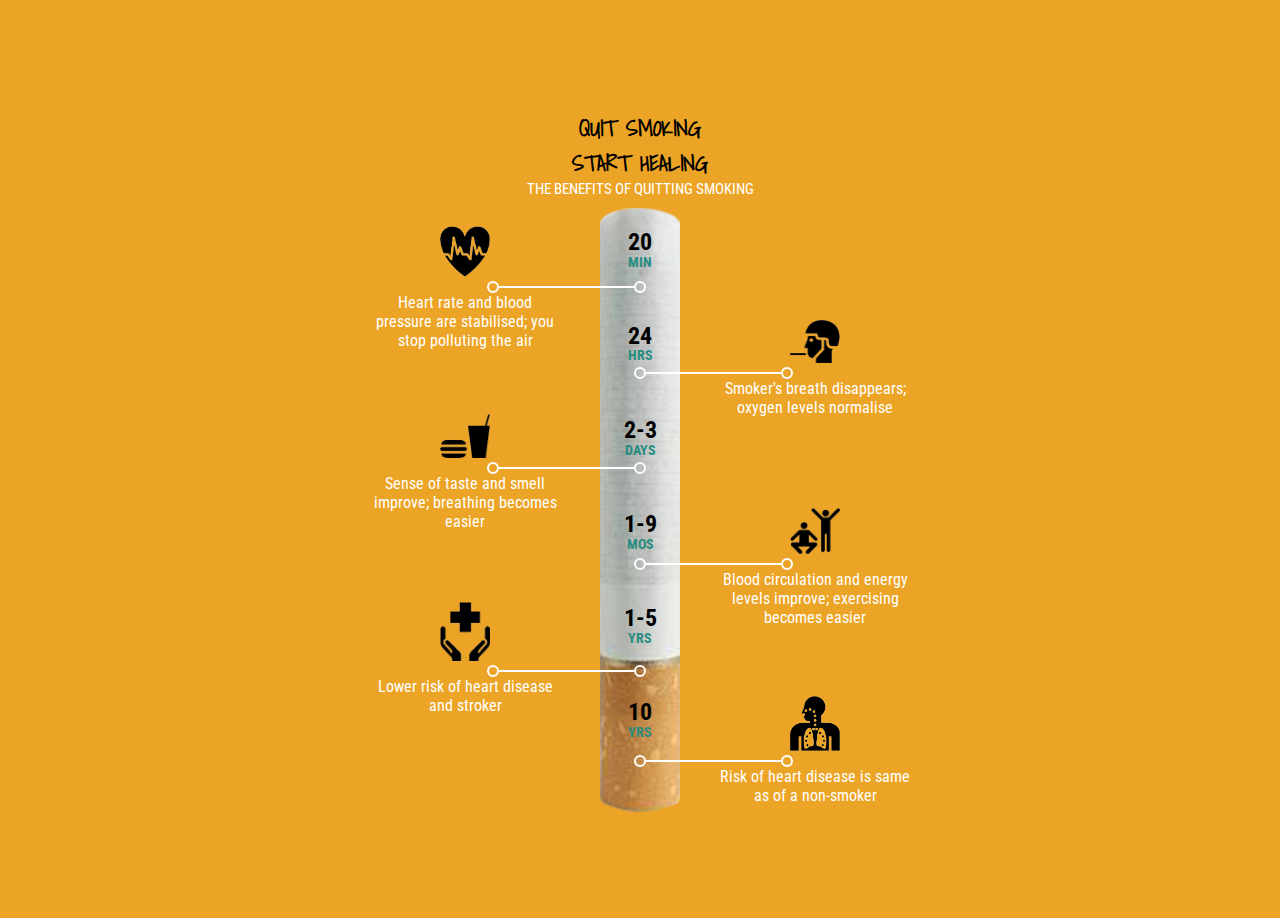
<file: codi_project.html>
<!DOCTYPE html>
<html lang="en">
 
<head>
    <meta charset="UTF-8">
    <meta name="viewport" content="width=device-width, initial-scale=1, shrink-to-fit=no">
    <meta name="author" content="Yashveer Kumar">
    <title>Quit Smoking Benefits</title>
    
     <link rel = "icon" href ="pictures/icon-0.png"
           type = "image/x-icon"> 
 <link href="https://fonts.googleapis.com/css?family=Roboto+Condensed:300,300i,400,400i,700i" rel="stylesheet">

    
    <link rel="stylesheet" href="https://cdnjs.cloudflare.com/ajax/libs/animate.css/3.7.0/animate.min.css">
    
   <link rel="stylesheet" href="css/benefits.css">
 

    
</head>
<body>
    <h1>QUIT SMOKING<br> START HEALING</h1>
    <h3>THE BENEFITS OF QUITTING SMOKING</h3>
    <div class="timeline">
        <div class="container left animated fadeInUp second-1">
         
          <div class="content">
            <h2>20<br> <span>MIN</span></h2>
            <div class="icon"><img src="pictures/icon-1.png" alt=""></div>
            <div class="divider"></div>
            <p class="text">Heart rate and blood pressure are stabilised; you stop polluting the air</p>
          </div>
        </div>
        <div class="container right animated fadeInUp second-2">
            <div class="content">
                <h2>24<br> <span>HRS</span></h2>
                <div class="icon"><img src="pictures/icon-2.png" alt=""></div>
                <div class="divider"></div>
                <p class="text">Smoker's breath disappears; oxygen levels normalise</p>
            </div>
        </div>
        
        <div class="container left animated fadeInUp second-3">
            <div class="content">
                <h2>2-3<br> <span>DAYS</span></h2>
                <div class="icon"><img src="pictures/icon-3.png" alt=""></div>
                <div class="divider"></div>
                <p class="text">Sense of taste and smell improve; breathing becomes easier</p>
            </div>
        </div>
        <div class="container right animated fadeInUp second-4">
            <div class="content">
                <h2>1-9<br> <span>MOS</span></h2>
                <div class="icon"><img src="pictures/icon-4.png" alt=""></div>
                <div class="divider"></div>
                <p class="text">Blood circulation and energy levels improve; exercising becomes easier</p>
            </div>
        </div>

        <div class="container left animated fadeInUp second-5">
            <div class="content">
                <h2>1-5<br> <span>YRS</span></h2>
                <div class="icon"><img src="pictures/icon-5.png" alt=""></div>
                <div class="divider"></div>
                <p class="text">Lower risk of heart disease and stroker</p>
            </div>
        </div>
        <div class="container right animated fadeInUp second-6">
            <div class="content">
                <h2>10<br> <span>YRS</span></h2>
                <div class="icon"><img src="pictures/icon-6.png" alt=""></div>
                <div class="divider"></div>
                <p class="text">Risk of heart disease is same as of a non-smoker</p>
            </div>
        </div>
    </div> <!-- /.timeline -->


</body>
 
</html>
</file>
<file: css/benefits.css>
/* Reset */
 @import url('https://fonts.googleapis.com/css?family=Shadows+Into+Light');


html {
	box-sizing: border-box;
	font-size: 16px;
}

*, *:before, *:after {
	box-sizing: inherit;
}

body, h1, h2, h3, h4, h5, h6, p, ol, ul {
	margin: 0;
	padding: 0;
	font-weight: normal;
}

ol, ul {
	list-style: none;
}

img {
	max-width: 100%;
	height: auto;
}

a {
	text-decoration:none;
}

/* /Reset */

body {
    margin-top: 100px;
    margin-bottom: 100px;
	background-color: #eca426;
	color: #000;
	font-family: 'Roboto Condensed', sans-serif;
}

h1 {
    font-family: 'Shadows Into Light', cursive;
	padding-top: 10px;
	text-align: center;
	font-weight: bold;
	font-size: 22px;
}

h3 {
	text-align: center;
	padding-bottom: 10px;
	color: #fff;
	font-size: 15px;
}

.timeline {
	width: 540px;
	margin: 0 auto;
	height: 610px;
	background:transparent url(cigarette.png) center 0 no-repeat;
	padding-top: 18px;
	overflow: hidden;
}

.container {
	position: relative;
	width: 50%;
	color: #fff;
}

.container .divider {
	position: relative;
	width: 135px;
	background-color: #fff;
	height: 2px;
	left: 129px;
	margin: 5px 0 5px;
}

.container.right .divider {
	left: 6px;
}

.container .divider::before {
	content: '';
	position: absolute;
	width: 12px;
	height: 12px;
	left: -12px;
	top: -5px;
	border: 2px solid #fff;
	border-radius: 50%;
	z-index: 1;
}

.container .divider::after {
	content: '';
	position: absolute;
	width: 12px;
	height: 12px;
	right: -12px;
	top: -5px;
	border: 2px solid #fff;
	border-radius: 50%;
	z-index: 1;
}

.left {
	left: 0;
}

.right {
	left: 50%;
}

.icon, .text {
	width: 190px;
	text-align: center;
}

.right .icon, .right .text {
	margin-left: 80px;
}

.icon img {
	width: 50px;
}

.content {
	position: relative;
}

.content h2 {
	width: 80px;
	position: absolute;
	top: 8px;
	right: -40px;
	text-align: center;
	font-size: 1.5em;
	color: #000;
	font-weight: bold;
	line-height: 0.7em;
}

.right .content h2 {
	left: -40px;
}

.content h2 span {
	color: #288d81;
	font-size: 0.6em;
}

.second-1{
	animation-delay: 1s;
}

.second-2{
	animation-delay: 2s;
	top: -30px;
}

.second-3{
	animation-delay: 3s;
	top: -33px;
}

.second-4{
	animation-delay: 4s;
	top: -56px;
}

.second-5{
	animation-delay: 5s;
	top: -81px;
}

.second-6{
	animation-delay: 6s;
	top: -100px;
}



        p{
            font-size: 16px;
        }
</file>
